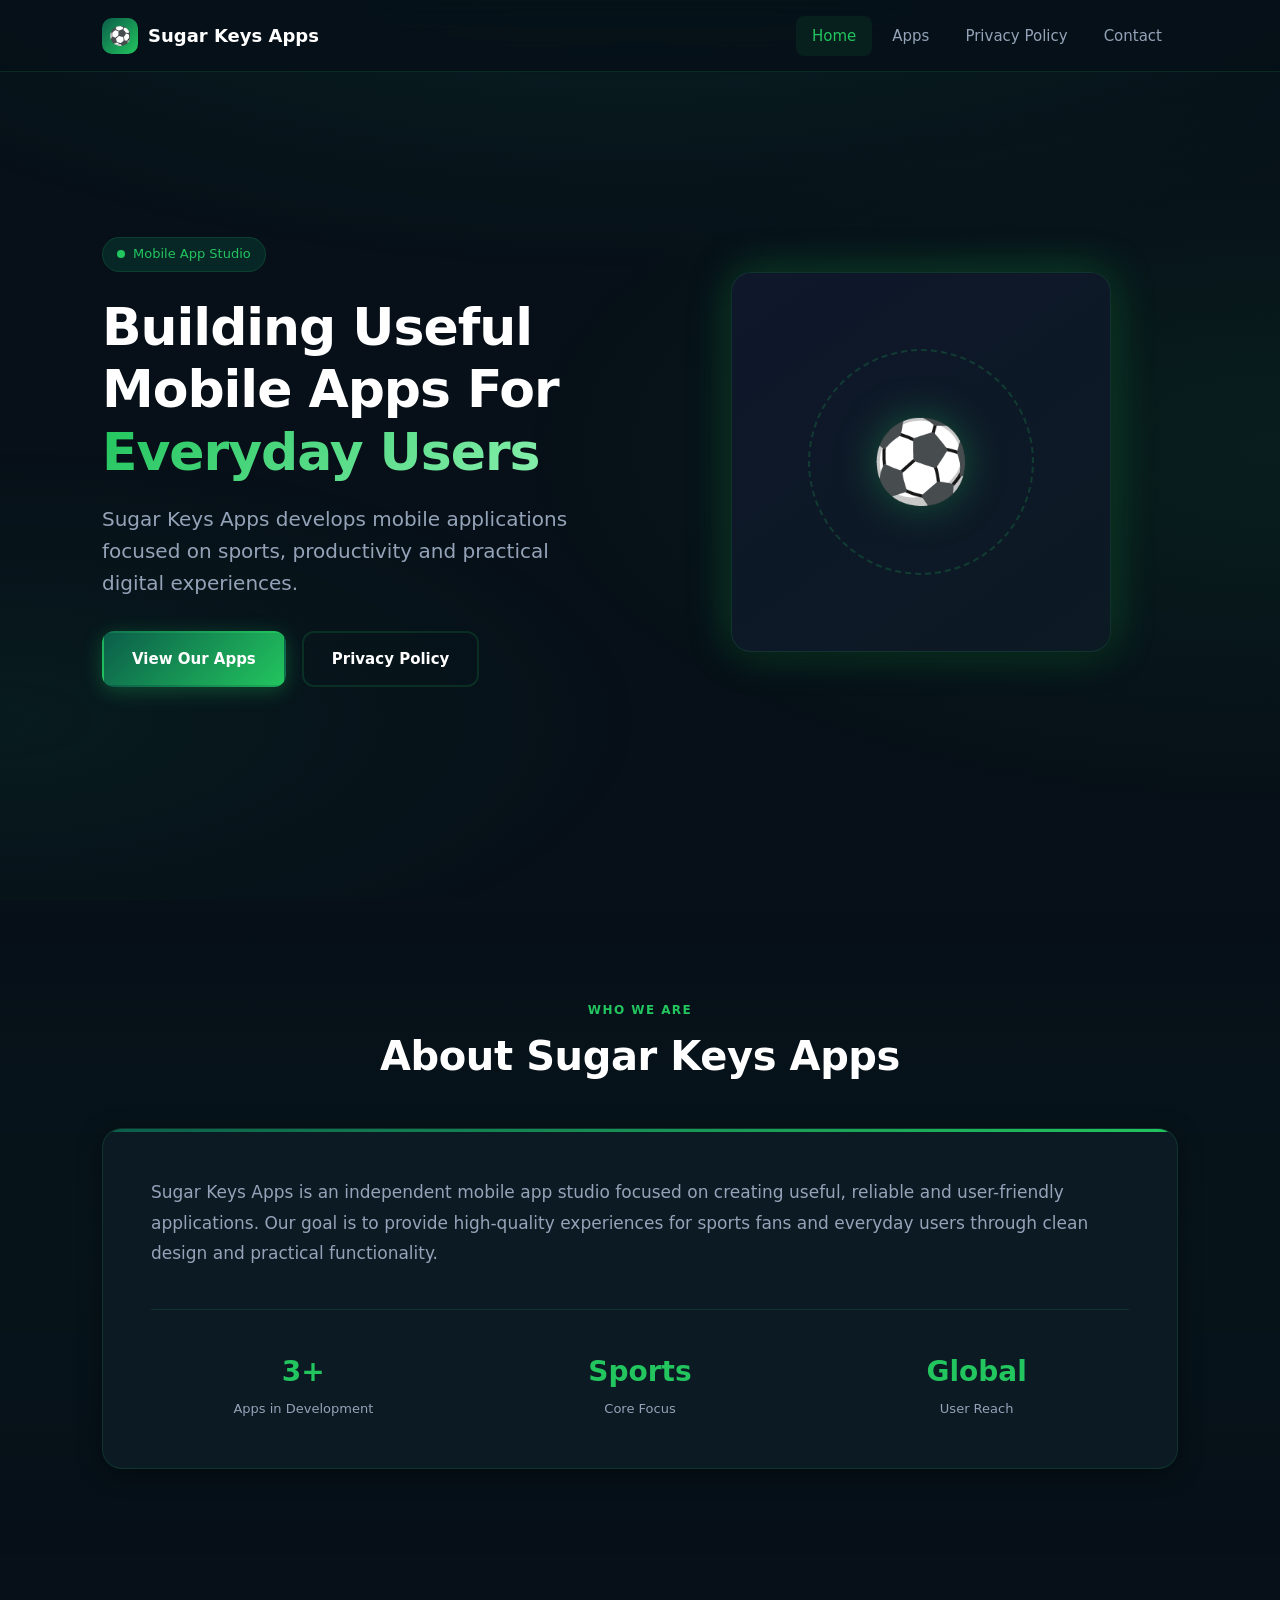
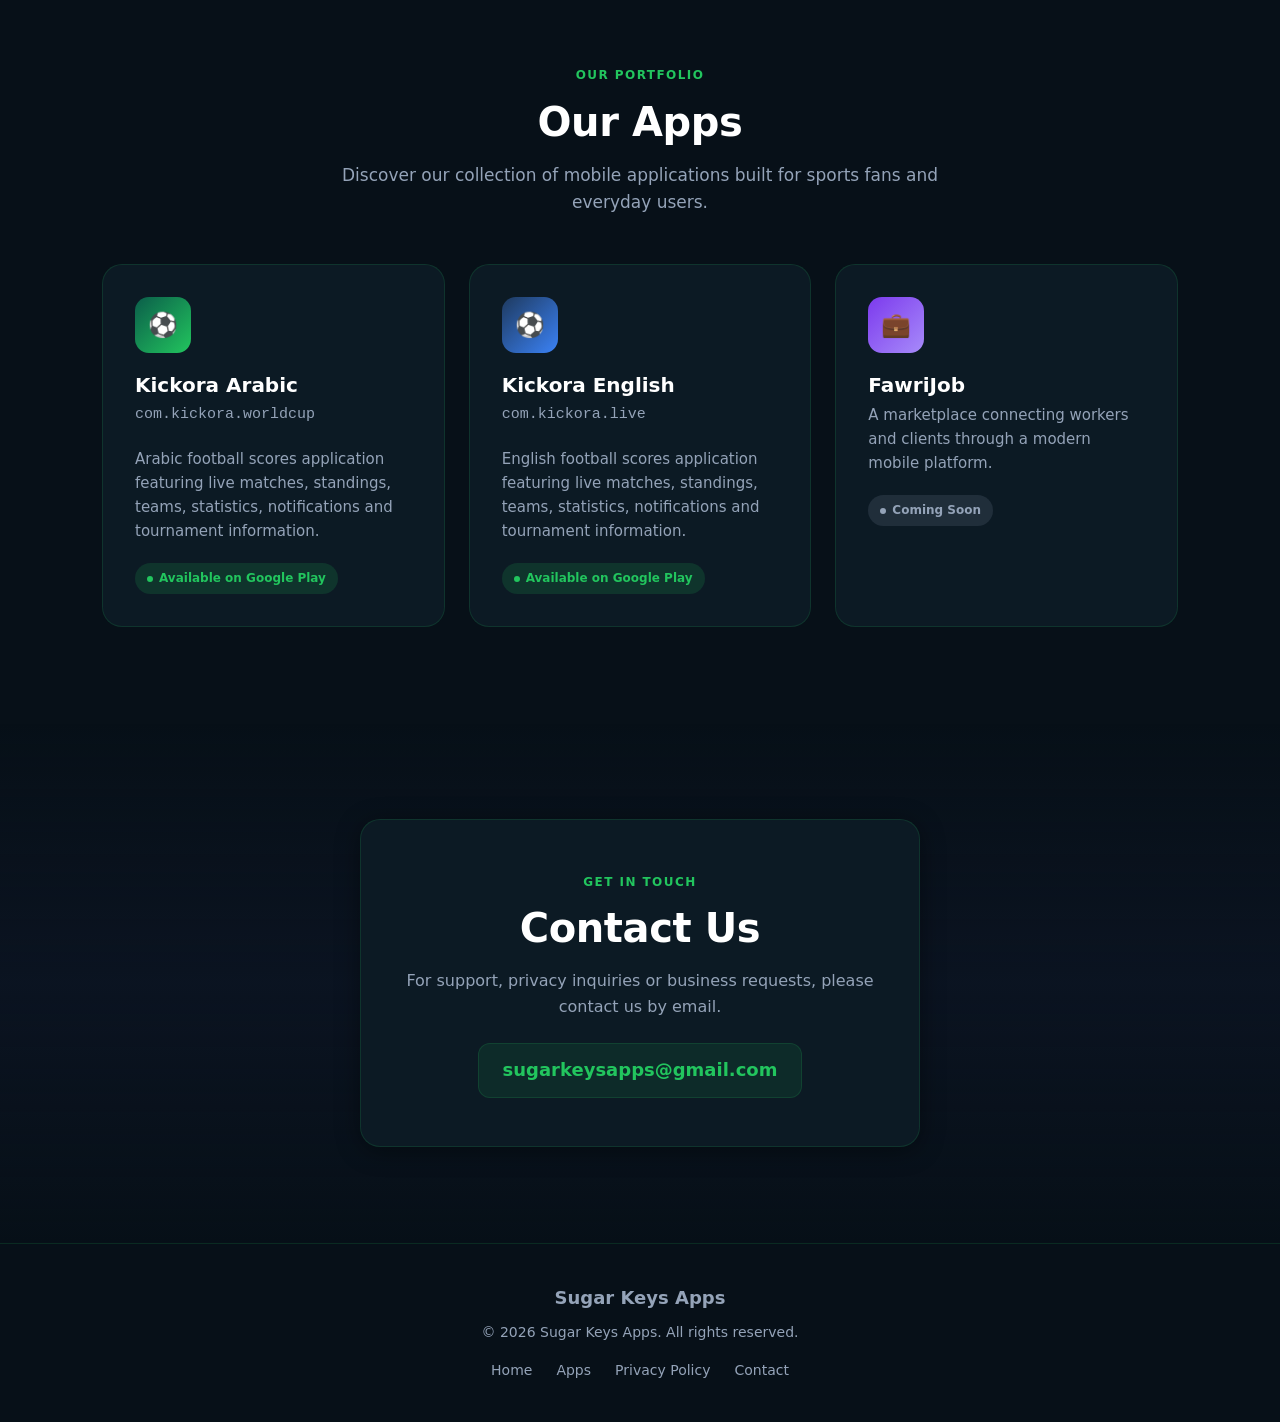
<file: index.html>
<!DOCTYPE html>
<html lang="en">
<head>
  <meta charset="UTF-8">
  <meta name="viewport" content="width=device-width, initial-scale=1.0">
  <meta name="description" content="Sugar Keys Apps develops mobile applications focused on sports, productivity and practical digital experiences. View our apps including Kickora and FawriJob.">
  <meta name="author" content="Sugar Keys Apps">
  <meta name="robots" content="index, follow">
  <meta name="theme-color" content="#071018">

  <!-- Open Graph -->
  <meta property="og:type" content="website">
  <meta property="og:url" content="https://sugarkeysapps.com/">
  <meta property="og:title" content="Sugar Keys Apps — Building Useful Mobile Apps">
  <meta property="og:description" content="Sugar Keys Apps develops mobile applications focused on sports, productivity and practical digital experiences.">
  <meta property="og:site_name" content="Sugar Keys Apps">
  <meta property="og:locale" content="en_US">

  <!-- Twitter Card -->
  <meta name="twitter:card" content="summary">
  <meta name="twitter:title" content="Sugar Keys Apps — Building Useful Mobile Apps">
  <meta name="twitter:description" content="Sugar Keys Apps develops mobile applications focused on sports, productivity and practical digital experiences.">

  <title>Sugar Keys Apps — Building Useful Mobile Apps For Everyday Users</title>
  <link rel="canonical" href="https://sugarkeysapps.com/">
  <link rel="stylesheet" href="styles.css">
  <script async src="https://pagead2.googlesyndication.com/pagead/js/adsbygoogle.js?client=ca-pub-2257421593045125"
crossorigin="anonymous"></script>
</head>
<body>

  <header class="site-header" role="banner">
    <div class="container header-inner">
      <a href="#home" class="logo" aria-label="Sugar Keys Apps — Home">
        <span class="logo-icon" aria-hidden="true">⚽</span>
        <span>Sugar Keys Apps</span>
      </a>

      <button class="nav-toggle" aria-label="Toggle navigation" aria-expanded="false" aria-controls="main-nav">
        <span></span>
        <span></span>
        <span></span>
      </button>

      <nav class="main-nav" id="main-nav" role="navigation" aria-label="Main navigation">
        <ul>
          <li><a href="#home" class="active">Home</a></li>
          <li><a href="#apps">Apps</a></li>
          <li><a href="privacy-policy.html">Privacy Policy</a></li>
          <li><a href="#contact">Contact</a></li>
        </ul>
      </nav>
    </div>
  </header>

  <main>

    <!-- Hero -->
    <section class="hero" id="home">
      <div class="container hero-inner">
        <div class="hero-content">
          <span class="hero-badge">Mobile App Studio</span>
          <h1>Building Useful Mobile Apps For <span class="highlight">Everyday Users</span></h1>
          <p class="hero-subtitle">Sugar Keys Apps develops mobile applications focused on sports, productivity and practical digital experiences.</p>
          <div class="hero-actions">
            <a href="#apps" class="btn btn-primary">View Our Apps</a>
            <a href="privacy-policy.html" class="btn btn-secondary">Privacy Policy</a>
          </div>
        </div>
        <div class="hero-visual" aria-hidden="true">
          <div class="hero-graphic"></div>
        </div>
      </div>
    </section>

    <!-- About -->
    <section class="about" id="about">
      <div class="container">
        <div class="section-header reveal">
          <span class="section-label">Who We Are</span>
          <h2>About Sugar Keys Apps</h2>
        </div>
        <div class="about-card reveal">
          <p>Sugar Keys Apps is an independent mobile app studio focused on creating useful, reliable and user-friendly applications. Our goal is to provide high-quality experiences for sports fans and everyday users through clean design and practical functionality.</p>
          <div class="about-stats">
            <div class="stat-item">
              <span class="stat-value">3+</span>
              <span class="stat-label">Apps in Development</span>
            </div>
            <div class="stat-item">
              <span class="stat-value">Sports</span>
              <span class="stat-label">Core Focus</span>
            </div>
            <div class="stat-item">
              <span class="stat-value">Global</span>
              <span class="stat-label">User Reach</span>
            </div>
          </div>
        </div>
      </div>
    </section>

    <!-- Apps -->
    <section class="apps" id="apps">
      <div class="container">
        <div class="section-header reveal">
          <span class="section-label">Our Portfolio</span>
          <h2>Our Apps</h2>
          <p>Discover our collection of mobile applications built for sports fans and everyday users.</p>
        </div>

        <div class="apps-grid">

          <article class="app-card reveal">
            <div class="app-icon kickora-ar" aria-hidden="true">⚽</div>
            <h3>Kickora Arabic</h3>
            <p class="app-package">com.kickora.worldcup</p>
            <p>Arabic football scores application featuring live matches, standings, teams, statistics, notifications and tournament information.</p>
            <span class="app-status available">Available on Google Play</span>
          </article>

          <article class="app-card reveal">
            <div class="app-icon kickora-en" aria-hidden="true">⚽</div>
            <h3>Kickora English</h3>
            <p class="app-package">com.kickora.live</p>
            <p>English football scores application featuring live matches, standings, teams, statistics, notifications and tournament information.</p>
            <span class="app-status available">Available on Google Play</span>
          </article>

          <article class="app-card reveal">
            <div class="app-icon fawrijob" aria-hidden="true">💼</div>
            <h3>FawriJob</h3>
            <p>A marketplace connecting workers and clients through a modern mobile platform.</p>
            <span class="app-status coming-soon">Coming Soon</span>
          </article>

        </div>
      </div>
    </section>

    <!-- Contact -->
    <section class="contact" id="contact">
      <div class="container">
        <div class="contact-card reveal">
          <span class="section-label">Get in Touch</span>
          <h2>Contact Us</h2>
          <p>For support, privacy inquiries or business requests, please contact us by email.</p>
          <a href="mailto:sugarkeysapps@gmail.com" class="contact-email">sugarkeysapps@gmail.com</a>
        </div>
      </div>
    </section>

  </main>

  <footer class="site-footer" role="contentinfo">
    <div class="container">
      <p class="footer-brand">Sugar Keys Apps</p>
      <p class="footer-copy">&copy; 2026 Sugar Keys Apps. All rights reserved.</p>
      <nav class="footer-links" aria-label="Footer navigation">
        <a href="#home">Home</a>
        <a href="#apps">Apps</a>
        <a href="privacy-policy.html">Privacy Policy</a>
        <a href="#contact">Contact</a>
      </nav>
    </div>
  </footer>

  <script src="script.js"></script>
</body>
</html>
</file>
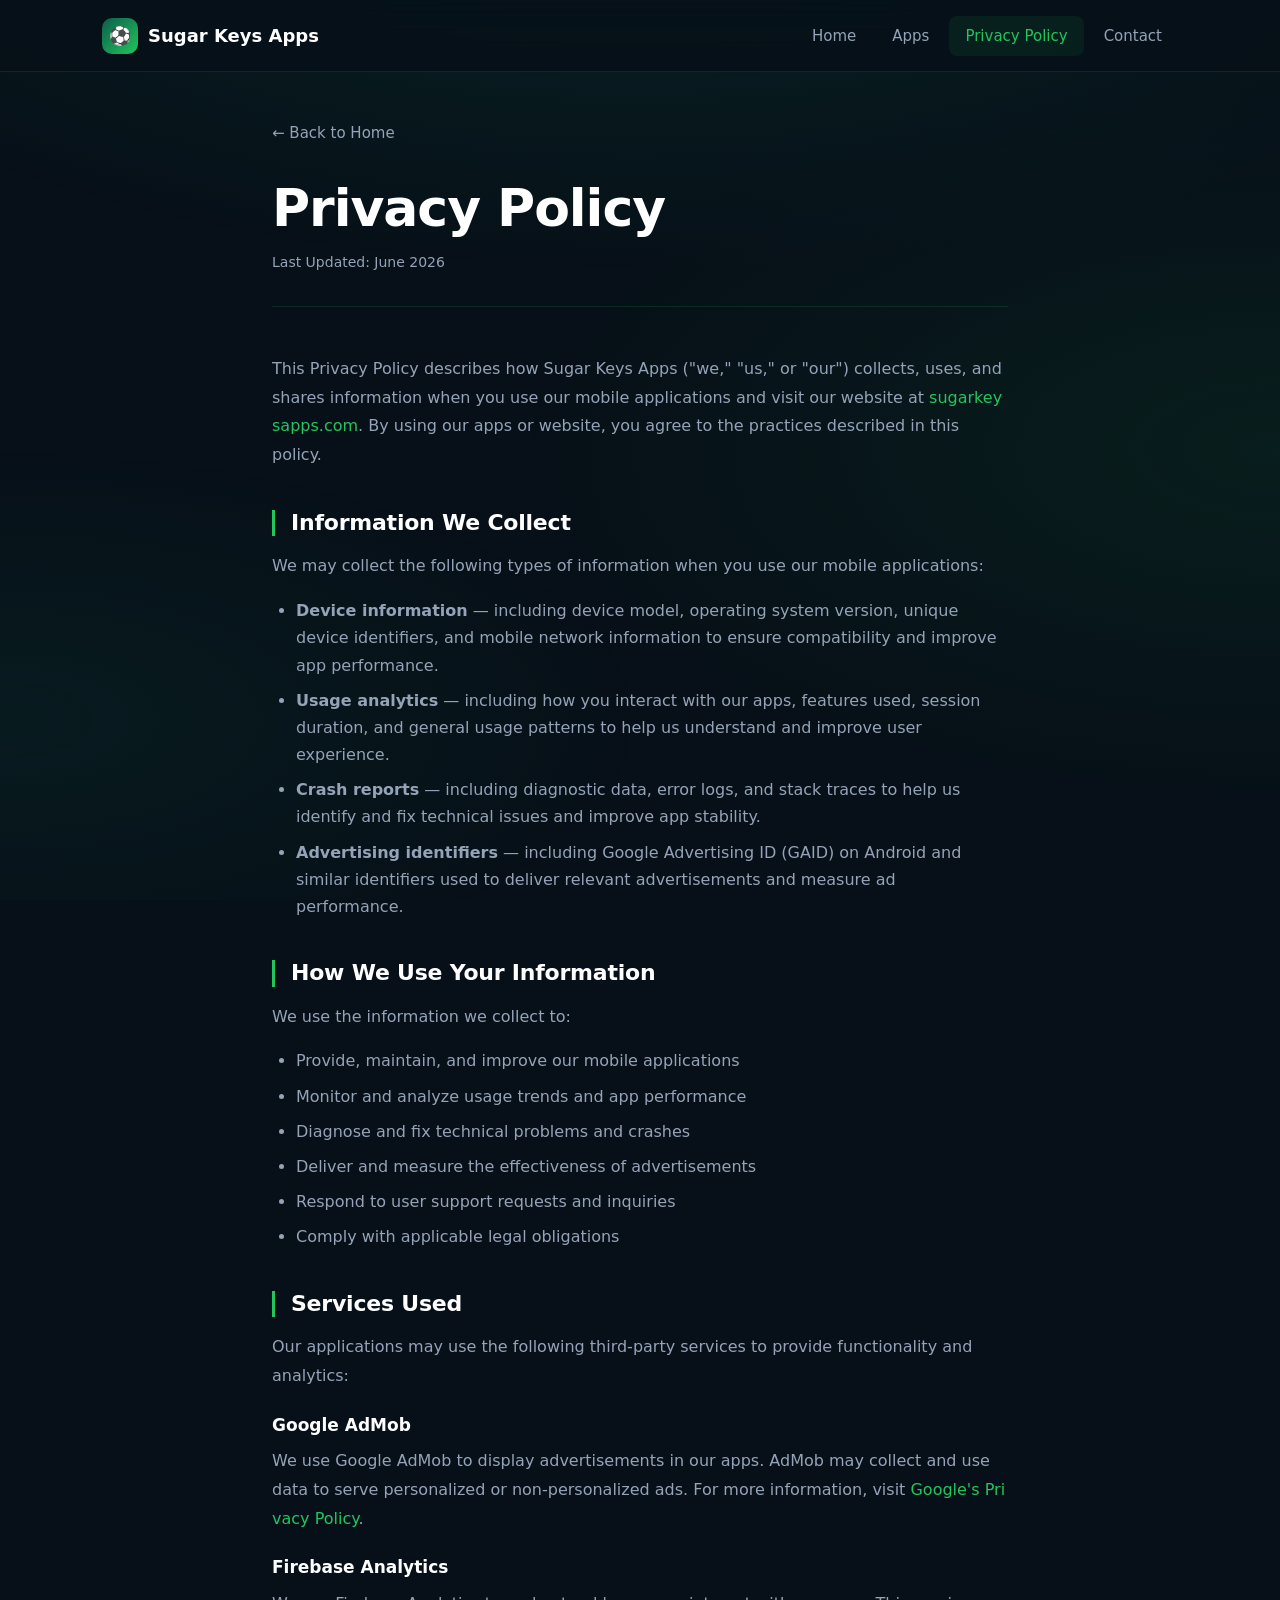
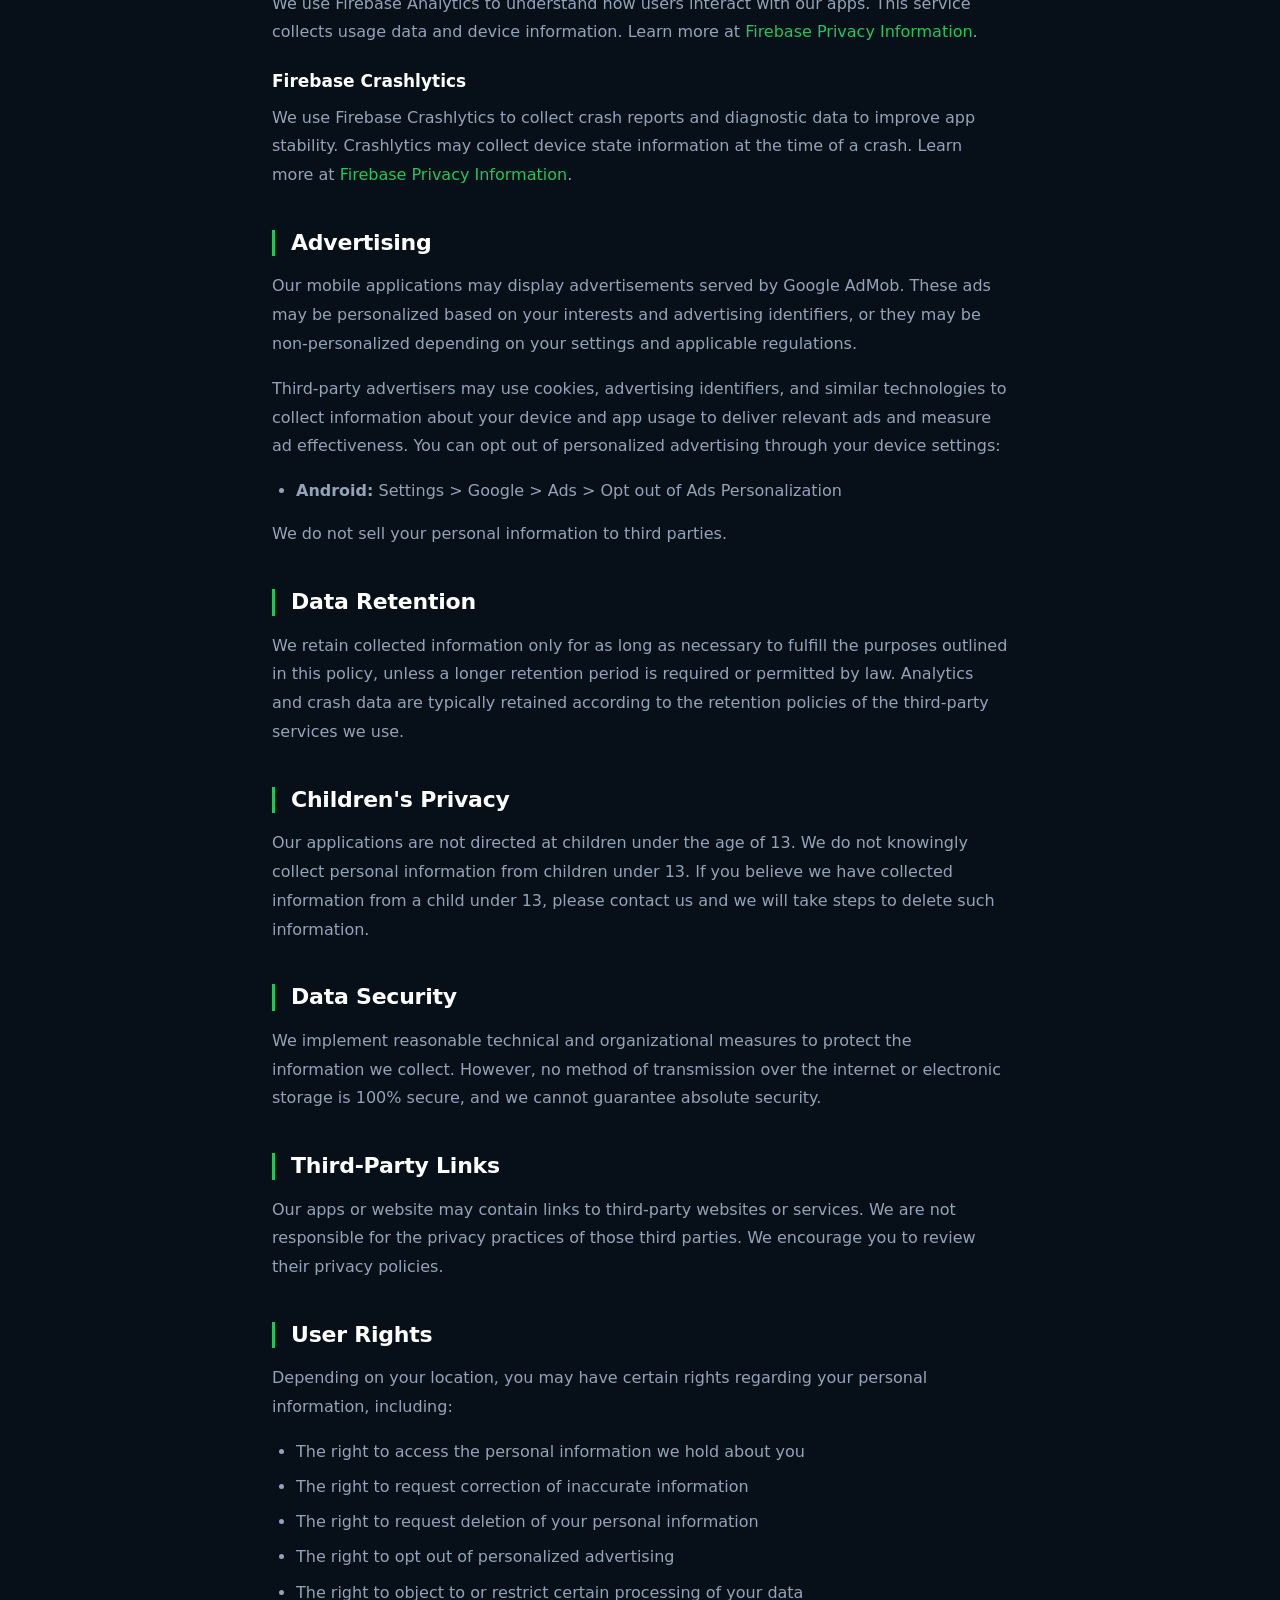
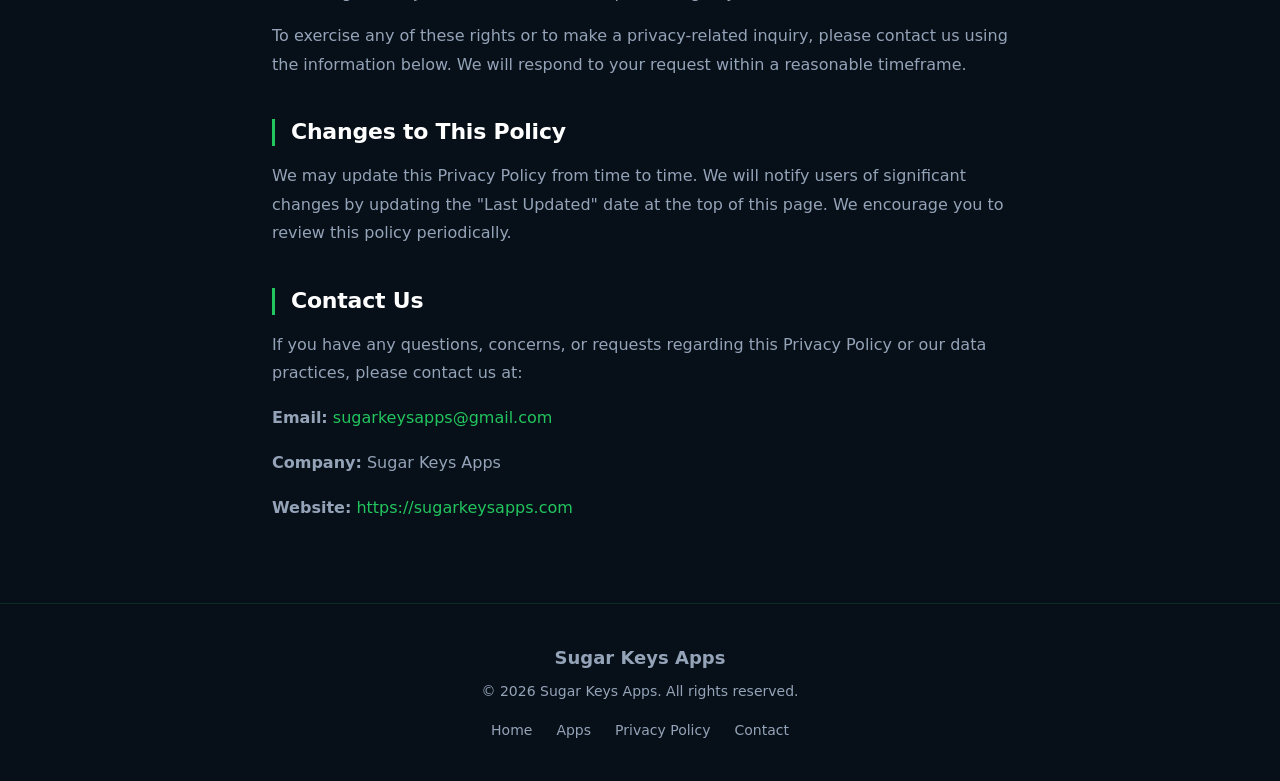
<file: privacy-policy.html>
<!DOCTYPE html>
<html lang="en">
<head>
  <meta charset="UTF-8">
  <meta name="viewport" content="width=device-width, initial-scale=1.0">
  <meta name="description" content="Privacy Policy for Sugar Keys Apps mobile applications. Learn how we collect, use, and protect your information.">
  <meta name="author" content="Sugar Keys Apps">
  <meta name="robots" content="index, follow">
  <meta name="theme-color" content="#071018">

  <!-- Open Graph -->
  <meta property="og:type" content="website">
  <meta property="og:url" content="https://sugarkeysapps.com/privacy-policy.html">
  <meta property="og:title" content="Privacy Policy — Sugar Keys Apps">
  <meta property="og:description" content="Privacy Policy for Sugar Keys Apps mobile applications.">
  <meta property="og:site_name" content="Sugar Keys Apps">

  <title>Privacy Policy — Sugar Keys Apps</title>
  <link rel="canonical" href="https://sugarkeysapps.com/privacy-policy.html">
  <link rel="stylesheet" href="styles.css">
  <script async src="https://pagead2.googlesyndication.com/pagead/js/adsbygoogle.js?client=ca-pub-2257421593045125"
crossorigin="anonymous"></script>
</head>
<body>

  <header class="site-header" role="banner">
    <div class="container header-inner">
      <a href="index.html" class="logo" aria-label="Sugar Keys Apps — Home">
        <span class="logo-icon" aria-hidden="true">⚽</span>
        <span>Sugar Keys Apps</span>
      </a>

      <button class="nav-toggle" aria-label="Toggle navigation" aria-expanded="false" aria-controls="main-nav">
        <span></span>
        <span></span>
        <span></span>
      </button>

      <nav class="main-nav" id="main-nav" role="navigation" aria-label="Main navigation">
        <ul>
          <li><a href="index.html">Home</a></li>
          <li><a href="index.html#apps">Apps</a></li>
          <li><a href="privacy-policy.html" class="active">Privacy Policy</a></li>
          <li><a href="index.html#contact">Contact</a></li>
        </ul>
      </nav>
    </div>
  </header>

  <main class="policy-page">
    <div class="container policy-container">
      <a href="index.html" class="back-link" aria-label="Back to home">&larr; Back to Home</a>

      <header class="policy-header">
        <h1>Privacy Policy</h1>
        <p class="policy-meta">Last Updated: June 2026</p>
      </header>

      <div class="policy-content">

        <p>This Privacy Policy describes how Sugar Keys Apps ("we," "us," or "our") collects, uses, and shares information when you use our mobile applications and visit our website at <a href="https://sugarkeysapps.com">sugarkeysapps.com</a>. By using our apps or website, you agree to the practices described in this policy.</p>

        <h2>Information We Collect</h2>
        <p>We may collect the following types of information when you use our mobile applications:</p>
        <ul>
          <li><strong>Device information</strong> — including device model, operating system version, unique device identifiers, and mobile network information to ensure compatibility and improve app performance.</li>
          <li><strong>Usage analytics</strong> — including how you interact with our apps, features used, session duration, and general usage patterns to help us understand and improve user experience.</li>
          <li><strong>Crash reports</strong> — including diagnostic data, error logs, and stack traces to help us identify and fix technical issues and improve app stability.</li>
          <li><strong>Advertising identifiers</strong> — including Google Advertising ID (GAID) on Android and similar identifiers used to deliver relevant advertisements and measure ad performance.</li>
        </ul>

        <h2>How We Use Your Information</h2>
        <p>We use the information we collect to:</p>
        <ul>
          <li>Provide, maintain, and improve our mobile applications</li>
          <li>Monitor and analyze usage trends and app performance</li>
          <li>Diagnose and fix technical problems and crashes</li>
          <li>Deliver and measure the effectiveness of advertisements</li>
          <li>Respond to user support requests and inquiries</li>
          <li>Comply with applicable legal obligations</li>
        </ul>

        <h2>Services Used</h2>
        <p>Our applications may use the following third-party services to provide functionality and analytics:</p>

        <h3>Google AdMob</h3>
        <p>We use Google AdMob to display advertisements in our apps. AdMob may collect and use data to serve personalized or non-personalized ads. For more information, visit <a href="https://policies.google.com/privacy" target="_blank" rel="noopener noreferrer">Google's Privacy Policy</a>.</p>

        <h3>Firebase Analytics</h3>
        <p>We use Firebase Analytics to understand how users interact with our apps. This service collects usage data and device information. Learn more at <a href="https://firebase.google.com/support/privacy" target="_blank" rel="noopener noreferrer">Firebase Privacy Information</a>.</p>

        <h3>Firebase Crashlytics</h3>
        <p>We use Firebase Crashlytics to collect crash reports and diagnostic data to improve app stability. Crashlytics may collect device state information at the time of a crash. Learn more at <a href="https://firebase.google.com/support/privacy" target="_blank" rel="noopener noreferrer">Firebase Privacy Information</a>.</p>

        <h2>Advertising</h2>
        <p>Our mobile applications may display advertisements served by Google AdMob. These ads may be personalized based on your interests and advertising identifiers, or they may be non-personalized depending on your settings and applicable regulations.</p>
        <p>Third-party advertisers may use cookies, advertising identifiers, and similar technologies to collect information about your device and app usage to deliver relevant ads and measure ad effectiveness. You can opt out of personalized advertising through your device settings:</p>
        <ul>
          <li><strong>Android:</strong> Settings &gt; Google &gt; Ads &gt; Opt out of Ads Personalization</li>
        </ul>
        <p>We do not sell your personal information to third parties.</p>

        <h2>Data Retention</h2>
        <p>We retain collected information only for as long as necessary to fulfill the purposes outlined in this policy, unless a longer retention period is required or permitted by law. Analytics and crash data are typically retained according to the retention policies of the third-party services we use.</p>

        <h2>Children's Privacy</h2>
        <p>Our applications are not directed at children under the age of 13. We do not knowingly collect personal information from children under 13. If you believe we have collected information from a child under 13, please contact us and we will take steps to delete such information.</p>

        <h2>Data Security</h2>
        <p>We implement reasonable technical and organizational measures to protect the information we collect. However, no method of transmission over the internet or electronic storage is 100% secure, and we cannot guarantee absolute security.</p>

        <h2>Third-Party Links</h2>
        <p>Our apps or website may contain links to third-party websites or services. We are not responsible for the privacy practices of those third parties. We encourage you to review their privacy policies.</p>

        <h2>User Rights</h2>
        <p>Depending on your location, you may have certain rights regarding your personal information, including:</p>
        <ul>
          <li>The right to access the personal information we hold about you</li>
          <li>The right to request correction of inaccurate information</li>
          <li>The right to request deletion of your personal information</li>
          <li>The right to opt out of personalized advertising</li>
          <li>The right to object to or restrict certain processing of your data</li>
        </ul>
        <p>To exercise any of these rights or to make a privacy-related inquiry, please contact us using the information below. We will respond to your request within a reasonable timeframe.</p>

        <h2>Changes to This Policy</h2>
        <p>We may update this Privacy Policy from time to time. We will notify users of significant changes by updating the "Last Updated" date at the top of this page. We encourage you to review this policy periodically.</p>

        <h2>Contact Us</h2>
        <p>If you have any questions, concerns, or requests regarding this Privacy Policy or our data practices, please contact us at:</p>
        <p><strong>Email:</strong> <a href="mailto:sugarkeysapps@gmail.com">sugarkeysapps@gmail.com</a></p>
        <p><strong>Company:</strong> Sugar Keys Apps</p>
        <p><strong>Website:</strong> <a href="https://sugarkeysapps.com">https://sugarkeysapps.com</a></p>

      </div>
    </div>
  </main>

  <footer class="site-footer" role="contentinfo">
    <div class="container">
      <p class="footer-brand">Sugar Keys Apps</p>
      <p class="footer-copy">&copy; 2026 Sugar Keys Apps. All rights reserved.</p>
      <nav class="footer-links" aria-label="Footer navigation">
        <a href="index.html">Home</a>
        <a href="index.html#apps">Apps</a>
        <a href="privacy-policy.html">Privacy Policy</a>
        <a href="index.html#contact">Contact</a>
      </nav>
    </div>
  </footer>

  <script src="script.js"></script>
</body>
</html>
</file>
<file: styles.css>
/* ============================================
   Sugar Keys Apps — Global Styles
   ============================================ */

:root {
  --color-primary: #0B5E4A;
  --color-primary-light: #0d7a62;
  --color-secondary: #0F172A;
  --color-accent: #22C55E;
  --color-accent-glow: rgba(34, 197, 94, 0.35);
  --color-text: #FFFFFF;
  --color-text-muted: #94A3B8;
  --color-bg: #071018;
  --color-bg-card: #0c1a24;
  --color-border: rgba(34, 197, 94, 0.15);
  --font-sans: system-ui, -apple-system, "Segoe UI", Roboto, "Helvetica Neue", Arial, sans-serif;
  --radius: 12px;
  --radius-lg: 20px;
  --shadow: 0 4px 24px rgba(0, 0, 0, 0.4);
  --shadow-glow: 0 0 40px var(--color-accent-glow);
  --transition: 0.25s ease;
  --header-height: 72px;
}

*,
*::before,
*::after {
  box-sizing: border-box;
  margin: 0;
  padding: 0;
}

html {
  scroll-behavior: smooth;
  scroll-padding-top: var(--header-height);
}

body {
  font-family: var(--font-sans);
  background-color: var(--color-bg);
  color: var(--color-text);
  line-height: 1.6;
  overflow-x: hidden;
  -webkit-font-smoothing: antialiased;
}

img {
  max-width: 100%;
  height: auto;
  display: block;
}

a {
  color: var(--color-accent);
  text-decoration: none;
  transition: color var(--transition);
}

a:hover {
  color: #4ade80;
}

ul {
  list-style: none;
}

/* ---- Background Pattern ---- */
body::before {
  content: "";
  position: fixed;
  inset: 0;
  background:
    radial-gradient(ellipse 80% 50% at 50% -20%, rgba(11, 94, 74, 0.3), transparent),
    radial-gradient(ellipse 60% 40% at 100% 50%, rgba(34, 197, 94, 0.08), transparent),
    radial-gradient(ellipse 50% 30% at 0% 80%, rgba(11, 94, 74, 0.15), transparent);
  pointer-events: none;
  z-index: -1;
}

.container {
  width: 100%;
  max-width: 1140px;
  margin: 0 auto;
  padding: 0 1.25rem;
}

/* ---- Typography ---- */
h1, h2, h3, h4 {
  line-height: 1.2;
  font-weight: 700;
}

h1 {
  font-size: clamp(2rem, 5vw, 3.25rem);
  letter-spacing: -0.02em;
}

h2 {
  font-size: clamp(1.75rem, 4vw, 2.5rem);
  letter-spacing: -0.01em;
}

h3 {
  font-size: 1.25rem;
}

p {
  color: var(--color-text-muted);
}

.section-label {
  display: inline-block;
  font-size: 0.75rem;
  font-weight: 600;
  text-transform: uppercase;
  letter-spacing: 0.12em;
  color: var(--color-accent);
  margin-bottom: 0.75rem;
}

/* ---- Buttons ---- */
.btn {
  display: inline-flex;
  align-items: center;
  justify-content: center;
  gap: 0.5rem;
  padding: 0.875rem 1.75rem;
  font-size: 0.9375rem;
  font-weight: 600;
  border-radius: var(--radius);
  border: 2px solid transparent;
  cursor: pointer;
  transition: all var(--transition);
  text-decoration: none;
  white-space: nowrap;
}

.btn-primary {
  background: linear-gradient(135deg, var(--color-primary), var(--color-accent));
  color: var(--color-text);
  box-shadow: 0 4px 20px rgba(34, 197, 94, 0.3);
}

.btn-primary:hover {
  transform: translateY(-2px);
  box-shadow: var(--shadow-glow);
  color: var(--color-text);
}

.btn-secondary {
  background: transparent;
  color: var(--color-text);
  border-color: var(--color-border);
  backdrop-filter: blur(8px);
}

.btn-secondary:hover {
  border-color: var(--color-accent);
  background: rgba(34, 197, 94, 0.08);
  color: var(--color-text);
}

/* ---- Header ---- */
.site-header {
  position: fixed;
  top: 0;
  left: 0;
  right: 0;
  z-index: 1000;
  height: var(--header-height);
  background: rgba(7, 16, 24, 0.85);
  backdrop-filter: blur(16px);
  border-bottom: 1px solid var(--color-border);
  transition: background var(--transition), box-shadow var(--transition);
}

.site-header.scrolled {
  background: rgba(7, 16, 24, 0.95);
  box-shadow: var(--shadow);
}

.header-inner {
  display: flex;
  align-items: center;
  justify-content: space-between;
  height: var(--header-height);
}

.logo {
  display: flex;
  align-items: center;
  gap: 0.625rem;
  font-size: 1.125rem;
  font-weight: 700;
  color: var(--color-text);
  text-decoration: none;
}

.logo-icon {
  width: 36px;
  height: 36px;
  background: linear-gradient(135deg, var(--color-primary), var(--color-accent));
  border-radius: 10px;
  display: flex;
  align-items: center;
  justify-content: center;
  font-size: 1.125rem;
  flex-shrink: 0;
}

.logo:hover {
  color: var(--color-text);
}

/* ---- Navigation ---- */
.nav-toggle {
  display: flex;
  flex-direction: column;
  justify-content: center;
  gap: 5px;
  width: 40px;
  height: 40px;
  background: none;
  border: none;
  cursor: pointer;
  padding: 8px;
  border-radius: 8px;
  transition: background var(--transition);
}

.nav-toggle:hover {
  background: rgba(255, 255, 255, 0.06);
}

.nav-toggle span {
  display: block;
  width: 100%;
  height: 2px;
  background: var(--color-text);
  border-radius: 2px;
  transition: all var(--transition);
}

.nav-toggle.active span:nth-child(1) {
  transform: translateY(7px) rotate(45deg);
}

.nav-toggle.active span:nth-child(2) {
  opacity: 0;
}

.nav-toggle.active span:nth-child(3) {
  transform: translateY(-7px) rotate(-45deg);
}

.main-nav {
  display: none;
  position: fixed;
  top: var(--header-height);
  left: 0;
  right: 0;
  background: rgba(7, 16, 24, 0.98);
  backdrop-filter: blur(16px);
  border-bottom: 1px solid var(--color-border);
  padding: 1.5rem;
  animation: slideDown 0.3s ease;
}

.main-nav.open {
  display: block;
}

.main-nav ul {
  display: flex;
  flex-direction: column;
  gap: 0.25rem;
}

.main-nav a {
  display: block;
  padding: 0.875rem 1rem;
  color: var(--color-text-muted);
  font-weight: 500;
  border-radius: 8px;
  transition: all var(--transition);
}

.main-nav a:hover,
.main-nav a.active {
  color: var(--color-accent);
  background: rgba(34, 197, 94, 0.08);
}

@keyframes slideDown {
  from {
    opacity: 0;
    transform: translateY(-8px);
  }
  to {
    opacity: 1;
    transform: translateY(0);
  }
}

/* ---- Hero ---- */
.hero {
  min-height: 100vh;
  display: flex;
  align-items: center;
  padding: calc(var(--header-height) + 3rem) 0 4rem;
  position: relative;
}

.hero-content {
  max-width: 720px;
}

.hero-badge {
  display: inline-flex;
  align-items: center;
  gap: 0.5rem;
  padding: 0.375rem 0.875rem;
  background: rgba(11, 94, 74, 0.3);
  border: 1px solid var(--color-border);
  border-radius: 100px;
  font-size: 0.8125rem;
  font-weight: 500;
  color: var(--color-accent);
  margin-bottom: 1.5rem;
  animation: fadeInUp 0.6s ease both;
}

.hero-badge::before {
  content: "";
  width: 8px;
  height: 8px;
  background: var(--color-accent);
  border-radius: 50%;
  animation: pulse 2s infinite;
}

@keyframes pulse {
  0%, 100% { opacity: 1; }
  50% { opacity: 0.4; }
}

.hero h1 {
  margin-bottom: 1.25rem;
  animation: fadeInUp 0.6s 0.1s ease both;
}

.hero h1 .highlight {
  background: linear-gradient(135deg, var(--color-accent), #86efac);
  -webkit-background-clip: text;
  -webkit-text-fill-color: transparent;
  background-clip: text;
}

.hero-subtitle {
  font-size: clamp(1rem, 2.5vw, 1.25rem);
  margin-bottom: 2rem;
  max-width: 560px;
  animation: fadeInUp 0.6s 0.2s ease both;
}

.hero-actions {
  display: flex;
  flex-wrap: wrap;
  gap: 1rem;
  animation: fadeInUp 0.6s 0.3s ease both;
}

.hero-visual {
  display: none;
}

@keyframes fadeInUp {
  from {
    opacity: 0;
    transform: translateY(24px);
  }
  to {
    opacity: 1;
    transform: translateY(0);
  }
}

/* ---- Sections ---- */
section {
  padding: 5rem 0;
}

.section-header {
  text-align: center;
  max-width: 640px;
  margin: 0 auto 3rem;
}

.section-header p {
  margin-top: 1rem;
  font-size: 1.0625rem;
}

/* ---- About ---- */
.about {
  background: linear-gradient(180deg, transparent, rgba(11, 94, 74, 0.06), transparent);
}

.about-card {
  background: var(--color-bg-card);
  border: 1px solid var(--color-border);
  border-radius: var(--radius-lg);
  padding: 2.5rem;
  box-shadow: var(--shadow);
  position: relative;
  overflow: hidden;
}

.about-card::before {
  content: "";
  position: absolute;
  top: 0;
  left: 0;
  right: 0;
  height: 3px;
  background: linear-gradient(90deg, var(--color-primary), var(--color-accent));
}

.about-card p {
  font-size: 1.0625rem;
  line-height: 1.8;
}

.about-stats {
  display: grid;
  grid-template-columns: repeat(3, 1fr);
  gap: 1.5rem;
  margin-top: 2.5rem;
  padding-top: 2.5rem;
  border-top: 1px solid var(--color-border);
}

.stat-item {
  text-align: center;
}

.stat-value {
  font-size: 1.75rem;
  font-weight: 700;
  color: var(--color-accent);
  display: block;
}

.stat-label {
  font-size: 0.8125rem;
  color: var(--color-text-muted);
  margin-top: 0.25rem;
}

/* ---- Apps Grid ---- */
.apps-grid {
  display: grid;
  grid-template-columns: 1fr;
  gap: 1.5rem;
}

.app-card {
  background: var(--color-bg-card);
  border: 1px solid var(--color-border);
  border-radius: var(--radius-lg);
  padding: 2rem;
  transition: all var(--transition);
  position: relative;
  overflow: hidden;
}

.app-card::after {
  content: "";
  position: absolute;
  inset: 0;
  background: linear-gradient(135deg, rgba(34, 197, 94, 0.05), transparent);
  opacity: 0;
  transition: opacity var(--transition);
  pointer-events: none;
}

.app-card:hover {
  transform: translateY(-4px);
  border-color: rgba(34, 197, 94, 0.35);
  box-shadow: var(--shadow), 0 0 30px rgba(34, 197, 94, 0.1);
}

.app-card:hover::after {
  opacity: 1;
}

.app-icon {
  width: 56px;
  height: 56px;
  border-radius: 14px;
  display: flex;
  align-items: center;
  justify-content: center;
  font-size: 1.5rem;
  margin-bottom: 1.25rem;
  position: relative;
  z-index: 1;
}

.app-icon.kickora-ar {
  background: linear-gradient(135deg, #0B5E4A, #22C55E);
}

.app-icon.kickora-en {
  background: linear-gradient(135deg, #1e3a5f, #3b82f6);
}

.app-icon.fawrijob {
  background: linear-gradient(135deg, #7c3aed, #a78bfa);
}

.app-card h3 {
  margin-bottom: 0.375rem;
  position: relative;
  z-index: 1;
}

.app-package {
  font-size: 0.75rem;
  color: var(--color-text-muted);
  font-family: "Courier New", monospace;
  margin-bottom: 0.875rem;
  position: relative;
  z-index: 1;
}

.app-card p {
  font-size: 0.9375rem;
  margin-bottom: 1.25rem;
  position: relative;
  z-index: 1;
}

.app-status {
  display: inline-flex;
  align-items: center;
  gap: 0.375rem;
  padding: 0.375rem 0.75rem;
  border-radius: 100px;
  font-size: 0.75rem;
  font-weight: 600;
  position: relative;
  z-index: 1;
}

.app-status.available {
  background: rgba(34, 197, 94, 0.15);
  color: var(--color-accent);
}

.app-status.coming-soon {
  background: rgba(148, 163, 184, 0.15);
  color: var(--color-text-muted);
}

.app-status::before {
  content: "";
  width: 6px;
  height: 6px;
  border-radius: 50%;
  background: currentColor;
}

/* ---- Contact ---- */
.contact {
  background: linear-gradient(180deg, transparent, rgba(15, 23, 42, 0.5), transparent);
}

.contact-card {
  background: var(--color-bg-card);
  border: 1px solid var(--color-border);
  border-radius: var(--radius-lg);
  padding: 3rem 2rem;
  text-align: center;
  max-width: 560px;
  margin: 0 auto;
  box-shadow: var(--shadow);
}

.contact-card h2 {
  margin-bottom: 1rem;
}

.contact-card p {
  margin-bottom: 1.5rem;
}

.contact-email {
  display: inline-flex;
  align-items: center;
  gap: 0.5rem;
  font-size: 1.125rem;
  font-weight: 600;
  color: var(--color-accent);
  padding: 0.75rem 1.5rem;
  background: rgba(34, 197, 94, 0.1);
  border: 1px solid var(--color-border);
  border-radius: var(--radius);
  transition: all var(--transition);
}

.contact-email:hover {
  background: rgba(34, 197, 94, 0.18);
  transform: translateY(-2px);
  color: #4ade80;
}

/* ---- Footer ---- */
.site-footer {
  padding: 2.5rem 0;
  border-top: 1px solid var(--color-border);
  text-align: center;
}

.footer-brand {
  font-size: 1.125rem;
  font-weight: 700;
  margin-bottom: 0.5rem;
}

.footer-copy {
  font-size: 0.875rem;
  color: var(--color-text-muted);
}

.footer-links {
  display: flex;
  justify-content: center;
  gap: 1.5rem;
  margin-top: 1rem;
  flex-wrap: wrap;
}

.footer-links a {
  font-size: 0.875rem;
  color: var(--color-text-muted);
}

.footer-links a:hover {
  color: var(--color-accent);
}

/* ---- Privacy Policy Page ---- */
.policy-page {
  padding: calc(var(--header-height) + 3rem) 0 4rem;
  min-height: 100vh;
}

.policy-container {
  max-width: 800px;
}

.policy-header {
  margin-bottom: 3rem;
  padding-bottom: 2rem;
  border-bottom: 1px solid var(--color-border);
}

.policy-header h1 {
  margin-bottom: 0.75rem;
}

.policy-meta {
  font-size: 0.875rem;
  color: var(--color-text-muted);
}

.policy-content h2 {
  font-size: 1.375rem;
  color: var(--color-text);
  margin: 2.5rem 0 1rem;
  padding-left: 1rem;
  border-left: 3px solid var(--color-accent);
}

.policy-content h3 {
  font-size: 1.0625rem;
  color: var(--color-text);
  margin: 1.5rem 0 0.75rem;
}

.policy-content p {
  margin-bottom: 1rem;
  line-height: 1.8;
}

.policy-content ul {
  list-style: disc;
  padding-left: 1.5rem;
  margin-bottom: 1rem;
}

.policy-content ul li {
  color: var(--color-text-muted);
  margin-bottom: 0.5rem;
  line-height: 1.7;
}

.policy-content a {
  word-break: break-all;
}

.back-link {
  display: inline-flex;
  align-items: center;
  gap: 0.5rem;
  color: var(--color-text-muted);
  font-size: 0.9375rem;
  margin-bottom: 2rem;
  transition: color var(--transition);
}

.back-link:hover {
  color: var(--color-accent);
}

/* ---- Scroll Animations ---- */
.reveal {
  opacity: 0;
  transform: translateY(24px);
  transition: opacity 0.6s ease, transform 0.6s ease;
}

.reveal.visible {
  opacity: 1;
  transform: translateY(0);
}

/* ---- Tablet ---- */
@media (min-width: 640px) {
  .about-stats {
    gap: 2rem;
  }

  .apps-grid {
    grid-template-columns: repeat(2, 1fr);
  }

  .apps-grid .app-card:last-child {
    grid-column: 1 / -1;
    max-width: 50%;
    margin: 0 auto;
    width: 100%;
  }
}

/* ---- Desktop ---- */
@media (min-width: 768px) {
  .nav-toggle {
    display: none;
  }

  .main-nav {
    display: block !important;
    position: static;
    background: none;
    backdrop-filter: none;
    border: none;
    padding: 0;
    animation: none;
  }

  .main-nav ul {
    flex-direction: row;
    gap: 0.25rem;
  }

  .main-nav a {
    padding: 0.5rem 1rem;
    font-size: 0.9375rem;
  }

  .hero {
    padding-bottom: 6rem;
  }

  .hero-inner {
    display: grid;
    grid-template-columns: 1fr 1fr;
    gap: 3rem;
    align-items: center;
  }

  .hero-visual {
    display: flex;
    align-items: center;
    justify-content: center;
    animation: fadeInUp 0.8s 0.4s ease both;
  }

  .hero-graphic {
    width: 100%;
    max-width: 380px;
    aspect-ratio: 1;
    background: linear-gradient(145deg, var(--color-secondary), var(--color-bg-card));
    border: 1px solid var(--color-border);
    border-radius: var(--radius-lg);
    position: relative;
    overflow: hidden;
    box-shadow: var(--shadow), var(--shadow-glow);
  }

  .hero-graphic::before {
    content: "";
    position: absolute;
    inset: 20%;
    border: 2px dashed rgba(34, 197, 94, 0.2);
    border-radius: 50%;
    animation: spin 20s linear infinite;
  }

  .hero-graphic::after {
    content: "⚽";
    position: absolute;
    inset: 0;
    display: flex;
    align-items: center;
    justify-content: center;
    font-size: 5rem;
    filter: drop-shadow(0 0 20px var(--color-accent-glow));
  }

  @keyframes spin {
    to { transform: rotate(360deg); }
  }

  .apps-grid {
    grid-template-columns: repeat(3, 1fr);
  }

  .apps-grid .app-card:last-child {
    grid-column: auto;
    max-width: none;
    margin: 0;
  }
}

@media (min-width: 1024px) {
  .container {
    padding: 0 2rem;
  }

  section {
    padding: 6rem 0;
  }

  .about-card {
    padding: 3rem;
  }
}

/* ---- Reduced Motion ---- */
@media (prefers-reduced-motion: reduce) {
  html {
    scroll-behavior: auto;
  }

  *,
  *::before,
  *::after {
    animation-duration: 0.01ms !important;
    animation-iteration-count: 1 !important;
    transition-duration: 0.01ms !important;
  }

  .reveal {
    opacity: 1;
    transform: none;
  }
}
</file>
